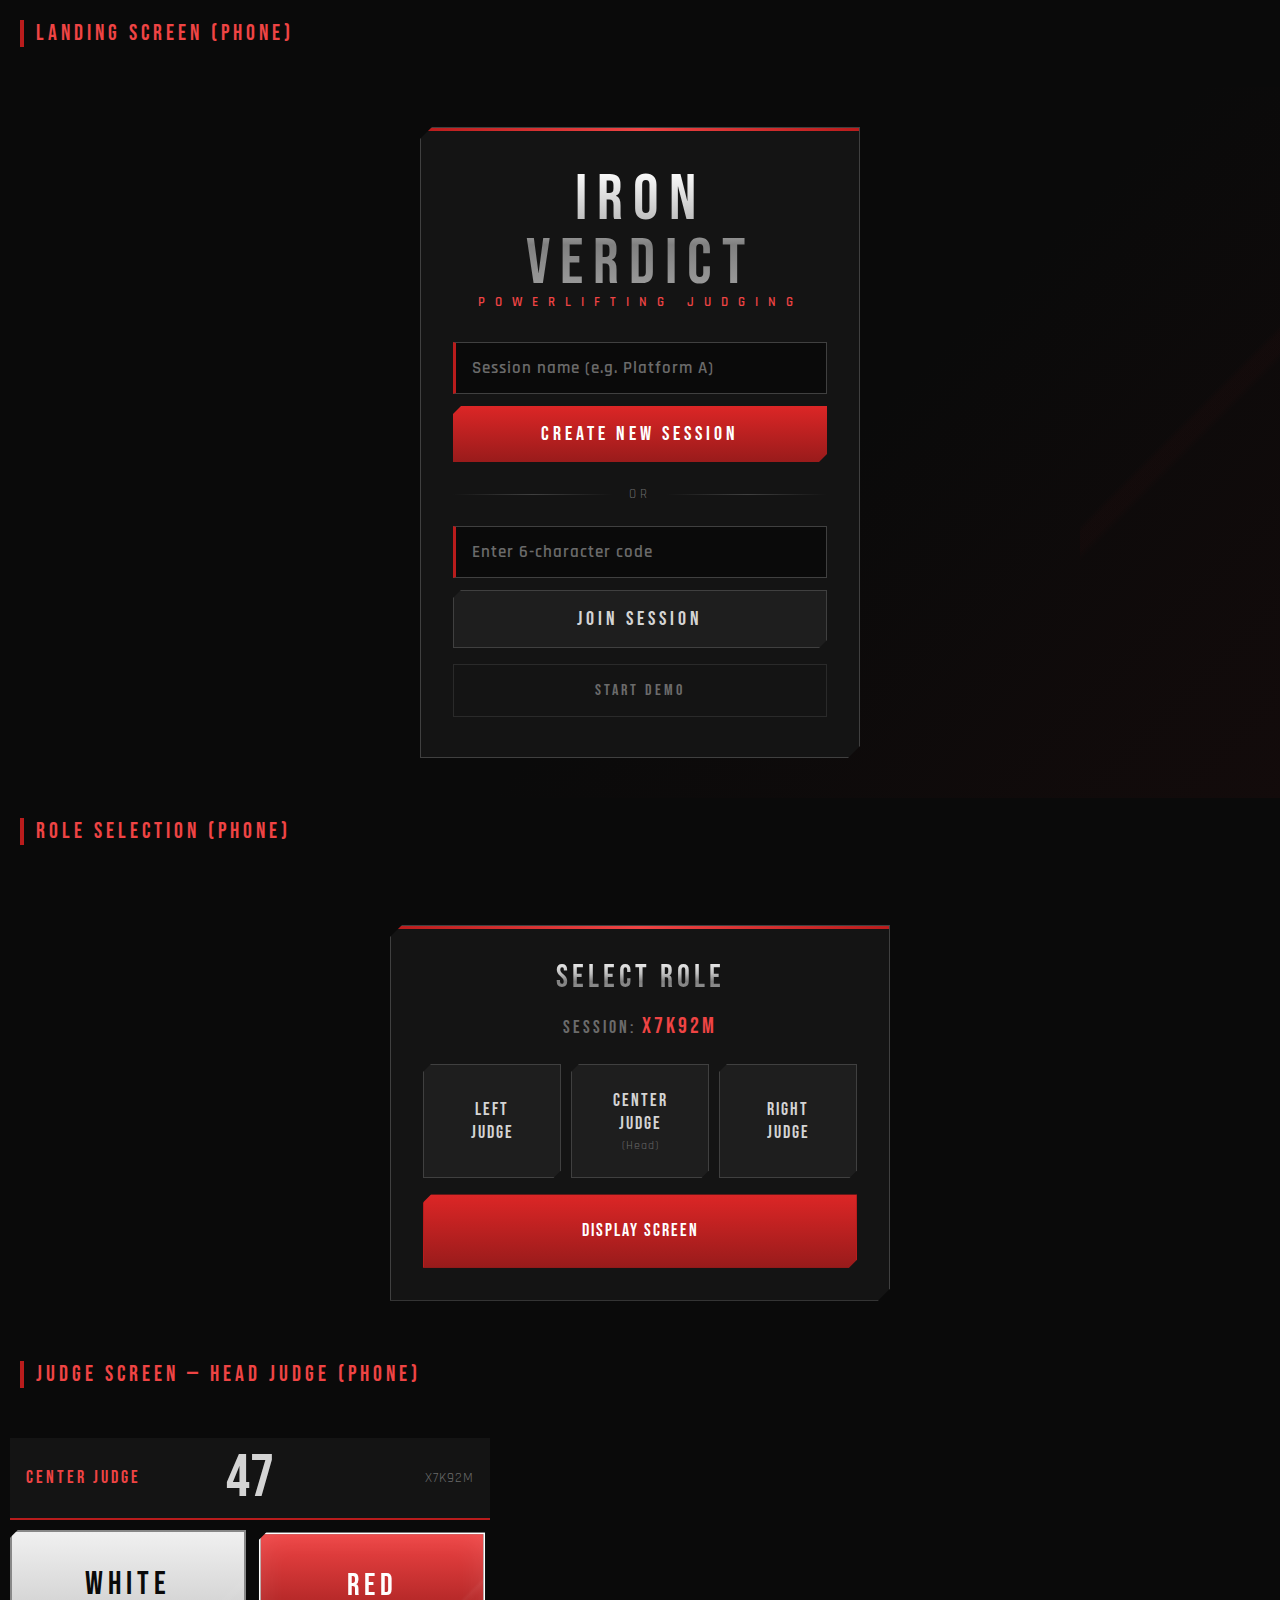
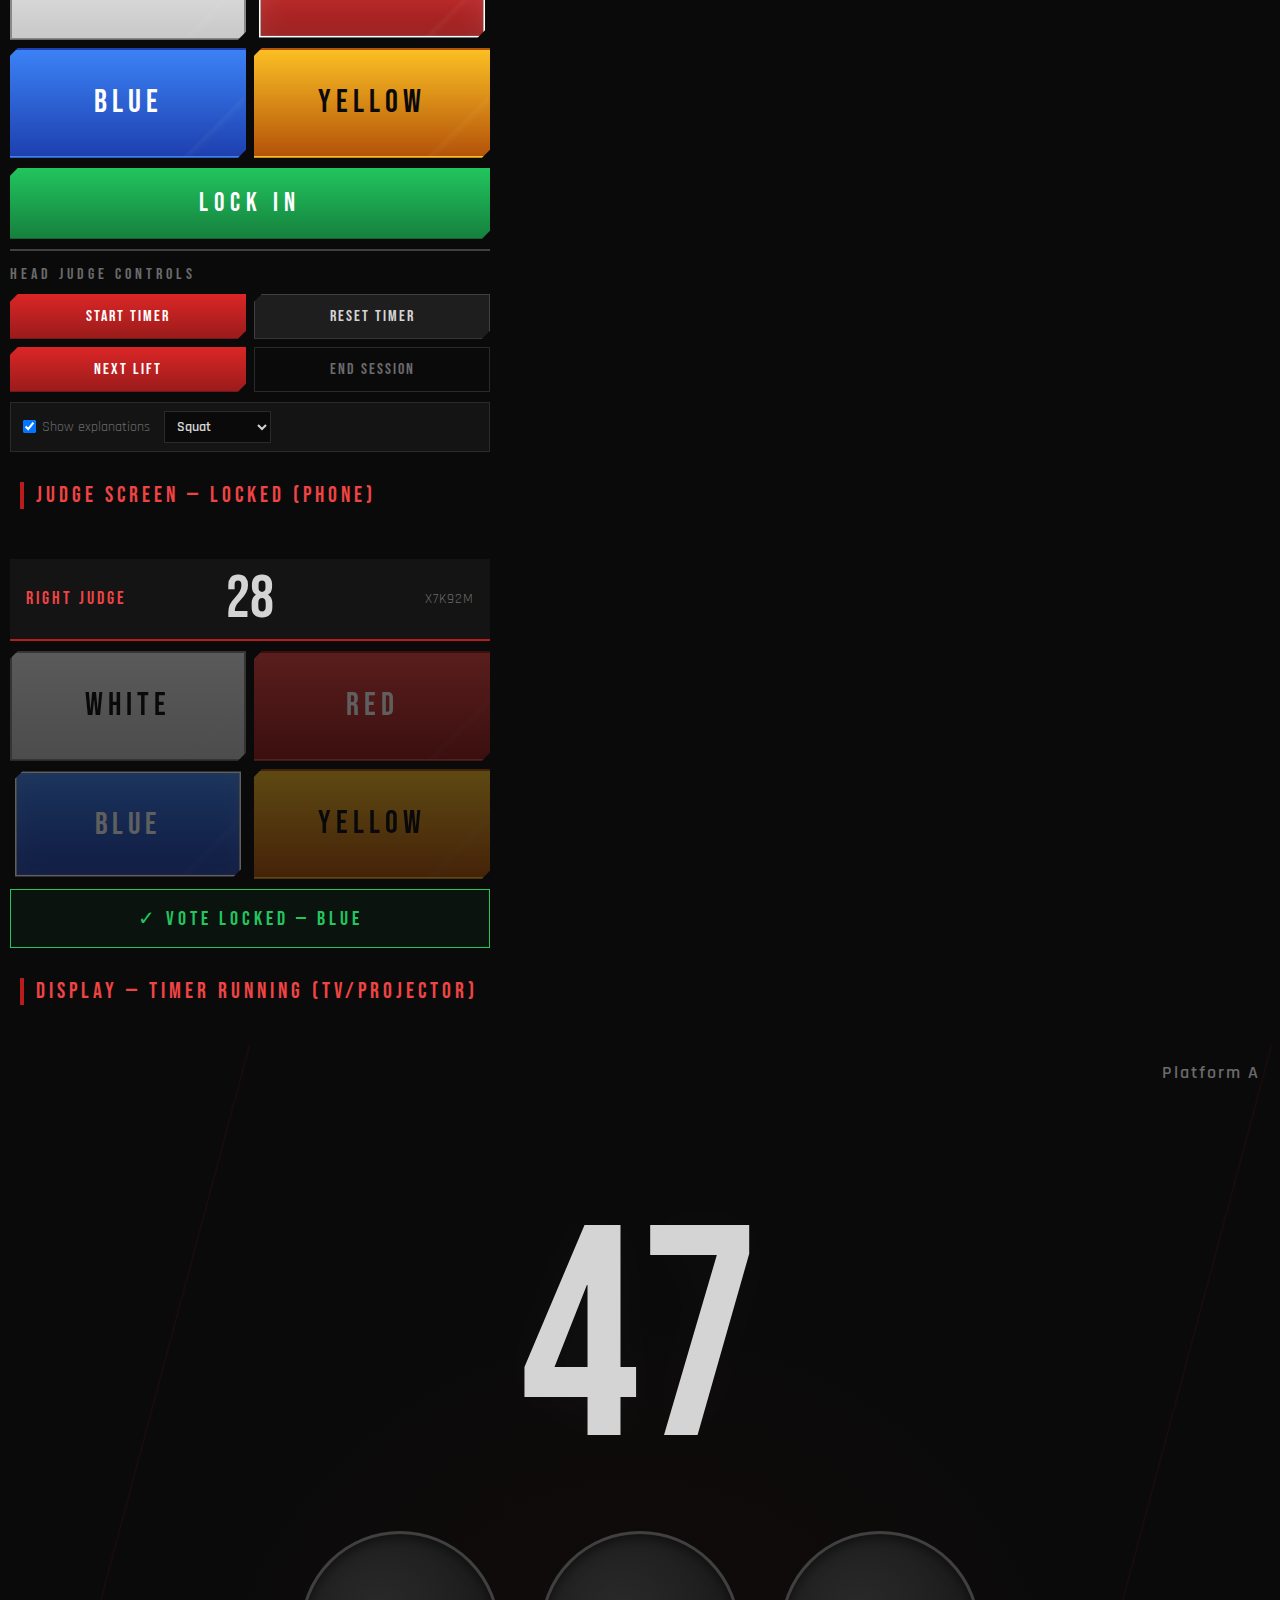
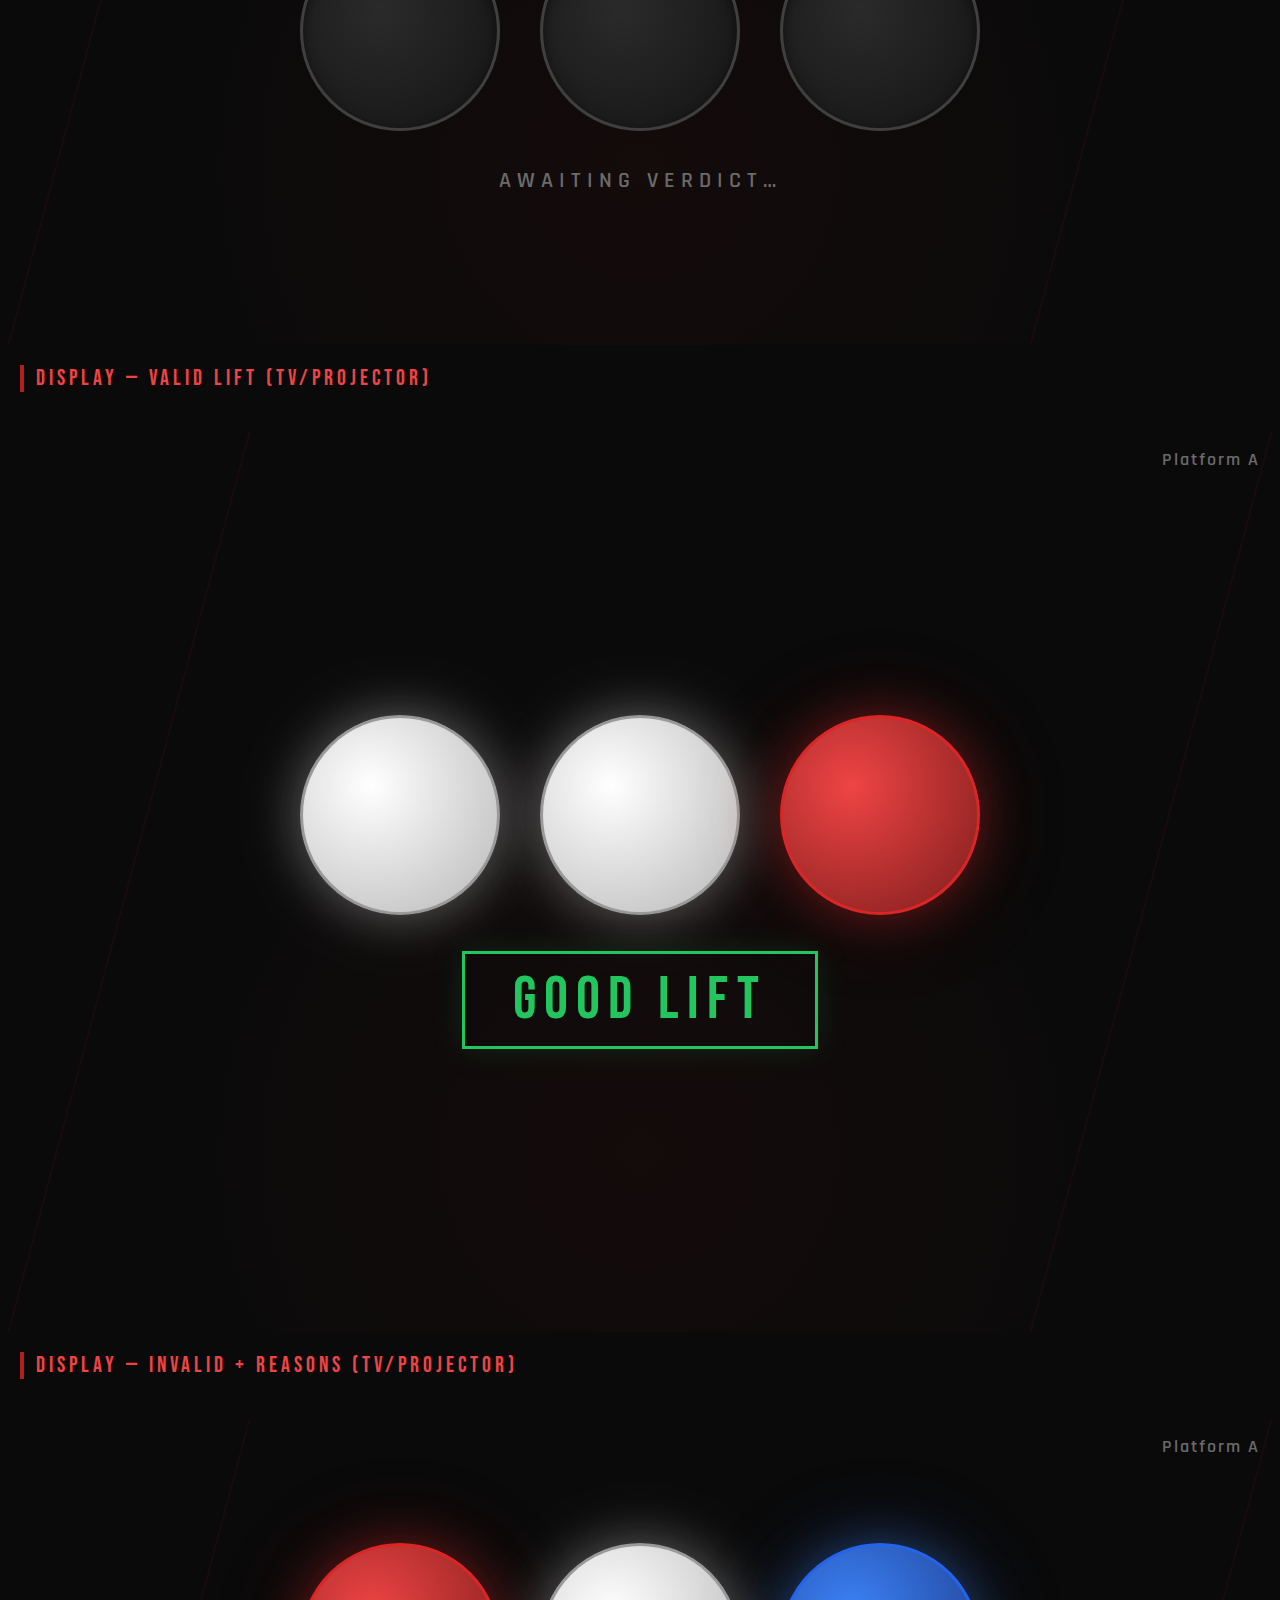
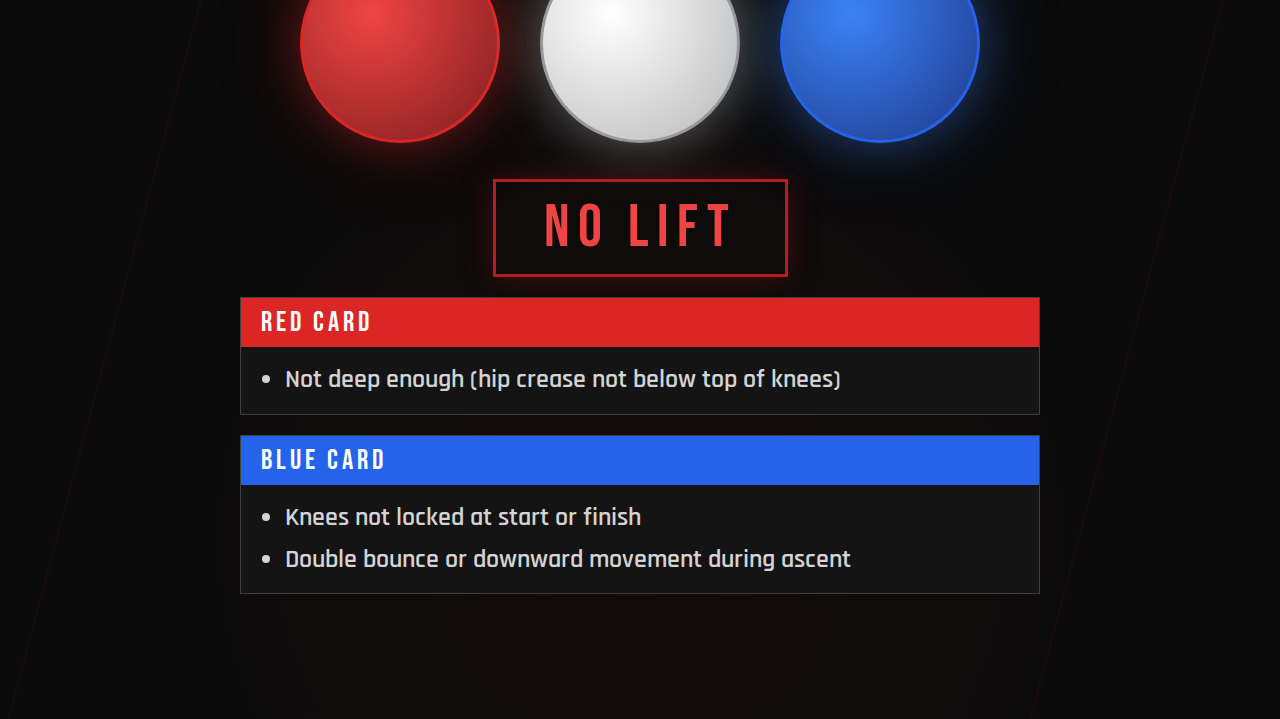
<file: docs/plans/frontend/blood_chrome_design/design2-blood-chrome.html>
<!DOCTYPE html>
<html lang="en">
<head>
    <meta charset="UTF-8">
    <meta name="viewport" content="width=device-width, initial-scale=1.0">
    <title>Iron Verdict — Design 2: Blood & Chrome</title>
    <link href="https://fonts.googleapis.com/css2?family=Bebas+Neue&family=Rajdhani:wght@400;600;700&display=swap" rel="stylesheet">
    <style>
        * { margin: 0; padding: 0; box-sizing: border-box; }

        :root {
            --bg-void: #0A0A0A;
            --bg-surface: #141414;
            --bg-raised: #1E1E1E;
            --chrome-light: #C0C0C0;
            --chrome-mid: #808080;
            --chrome-dark: #404040;
            --blood: #B91C1C;
            --blood-bright: #EF4444;
            --blood-glow: rgba(185,28,28,0.3);
            --text-chrome: #D4D4D4;
            --text-dim: #6B6B6B;
            --vote-white: #F0F0F0;
            --vote-red: #DC2626;
            --vote-blue: #2563EB;
            --vote-yellow: #EAB308;
            --success: #22C55E;
        }

        body {
            font-family: 'Rajdhani', sans-serif;
            background: var(--bg-void);
            color: var(--text-chrome);
            min-height: 100vh;
        }

        /* ===== CHROME GRADIENT TEXT ===== */
        .chrome-text {
            background: linear-gradient(180deg, #FFFFFF 0%, #C0C0C0 40%, #808080 60%, #A0A0A0 100%);
            -webkit-background-clip: text;
            -webkit-text-fill-color: transparent;
            background-clip: text;
        }

        /* ===== ANGULAR CUT CORNERS ===== */
        .cut-corner {
            clip-path: polygon(
                12px 0%, 100% 0%,
                100% calc(100% - 12px),
                calc(100% - 12px) 100%,
                0% 100%,
                0% 12px
            );
        }

        .cut-corner-sm {
            clip-path: polygon(
                8px 0%, 100% 0%,
                100% calc(100% - 8px),
                calc(100% - 8px) 100%,
                0% 100%,
                0% 8px
            );
        }

        /* ===== DEMO SECTIONS ===== */
        .demo-section {
            max-width: 1400px;
            margin: 0 auto;
            padding: 20px;
        }

        .demo-label {
            font-family: 'Bebas Neue', sans-serif;
            font-size: 22px;
            letter-spacing: 4px;
            color: var(--blood-bright);
            border-left: 4px solid var(--blood);
            padding-left: 12px;
            margin-bottom: 20px;
        }

        /* ============================================
           LANDING
           ============================================ */
        .landing-wrap {
            display: flex;
            align-items: center;
            justify-content: center;
            min-height: 100vh;
            padding: 20px;
            background:
                linear-gradient(135deg, var(--bg-void) 60%, rgba(185,28,28,0.05) 100%);
            position: relative;
        }

        /* Diagonal slash decoration */
        .landing-wrap::before {
            content: '';
            position: absolute;
            top: 0; right: 0;
            width: 200px; height: 100%;
            background: linear-gradient(135deg, transparent 48%, rgba(185,28,28,0.03) 49%, rgba(185,28,28,0.03) 51%, transparent 52%);
        }

        .landing-panel {
            width: 100%;
            max-width: 440px;
            background: var(--bg-surface);
            border: 1px solid var(--chrome-dark);
            padding: 40px 32px;
            position: relative;
        }

        .landing-panel::before {
            content: '';
            position: absolute;
            top: 0; left: 0; right: 0;
            height: 3px;
            background: linear-gradient(90deg, var(--blood), var(--blood-bright), var(--blood));
        }

        .brand-iron {
            font-family: 'Bebas Neue', sans-serif;
            font-size: 64px;
            letter-spacing: 10px;
            line-height: 1;
            text-align: center;
        }

        .brand-verdict-sub {
            font-family: 'Rajdhani', sans-serif;
            font-weight: 600;
            font-size: 13px;
            letter-spacing: 10px;
            text-transform: uppercase;
            color: var(--blood-bright);
            text-align: center;
            margin-top: -2px;
        }

        .chrome-input {
            width: 100%;
            padding: 14px 16px;
            font-family: 'Rajdhani', sans-serif;
            font-size: 17px;
            font-weight: 600;
            letter-spacing: 1px;
            background: var(--bg-void);
            border: 1px solid var(--chrome-dark);
            border-left: 3px solid var(--blood);
            color: var(--text-chrome);
            transition: all 0.2s;
        }

        .chrome-input::placeholder { color: var(--text-dim); }
        .chrome-input:focus {
            outline: none;
            border-color: var(--blood);
            box-shadow: 0 0 0 1px var(--blood-glow);
        }

        .btn-blood {
            width: 100%;
            padding: 16px;
            font-family: 'Bebas Neue', sans-serif;
            font-size: 20px;
            letter-spacing: 4px;
            border: none;
            cursor: pointer;
            transition: all 0.15s;
            text-transform: uppercase;
        }

        .btn-blood:active { transform: scale(0.98); }

        .btn-blood-primary {
            background: linear-gradient(180deg, #DC2626 0%, #991B1B 100%);
            color: #fff;
            box-shadow: 0 4px 20px var(--blood-glow);
        }

        .btn-blood-primary:hover {
            box-shadow: 0 6px 30px rgba(185,28,28,0.5);
        }

        .btn-blood-secondary {
            background: var(--bg-raised);
            color: var(--text-chrome);
            border: 1px solid var(--chrome-dark);
        }

        .btn-blood-secondary:hover {
            border-color: var(--blood);
        }

        .btn-blood-ghost {
            background: transparent;
            color: var(--text-dim);
            border: 1px solid #2a2a2a;
            font-size: 16px;
            letter-spacing: 3px;
        }
        .btn-blood-ghost:hover { color: var(--text-chrome); border-color: var(--chrome-dark); }

        .slash-divider {
            display: flex;
            align-items: center;
            gap: 16px;
            margin: 12px 0;
            color: var(--text-dim);
            font-size: 13px;
            letter-spacing: 4px;
            text-transform: uppercase;
        }

        .slash-divider::before, .slash-divider::after {
            content: '';
            flex: 1;
            height: 1px;
            background: linear-gradient(90deg, transparent, var(--chrome-dark), transparent);
        }

        .form-stack { display: flex; flex-direction: column; gap: 12px; margin-top: 32px; }

        /* ============================================
           ROLE SELECTION
           ============================================ */
        .role-wrap {
            display: flex;
            flex-direction: column;
            align-items: center;
            justify-content: center;
            min-height: 100vh;
            padding: 20px;
            background: var(--bg-void);
        }

        .role-panel {
            width: 100%;
            max-width: 500px;
            background: var(--bg-surface);
            border: 1px solid var(--chrome-dark);
            padding: 32px;
            position: relative;
        }

        .role-panel::before {
            content: '';
            position: absolute;
            top: 0; left: 0; right: 0;
            height: 3px;
            background: linear-gradient(90deg, var(--blood), var(--blood-bright), var(--blood));
        }

        .session-tag {
            font-family: 'Bebas Neue', sans-serif;
            font-size: 18px;
            letter-spacing: 3px;
            text-align: center;
            margin: 16px 0 24px;
            color: var(--text-dim);
        }

        .session-tag .code {
            color: var(--blood-bright);
            font-size: 22px;
        }

        .role-grid {
            display: grid;
            grid-template-columns: repeat(3, 1fr);
            gap: 10px;
        }

        .role-btn {
            padding: 24px 8px;
            font-family: 'Bebas Neue', sans-serif;
            font-size: 18px;
            letter-spacing: 2px;
            text-align: center;
            background: var(--bg-raised);
            border: 1px solid var(--chrome-dark);
            color: var(--text-chrome);
            cursor: pointer;
            transition: all 0.2s;
            line-height: 1.3;
        }

        .role-btn:hover {
            border-color: var(--blood);
            box-shadow: inset 0 0 20px rgba(185,28,28,0.1);
        }

        .role-btn .sub {
            font-family: 'Rajdhani', sans-serif;
            font-size: 12px;
            color: var(--text-dim);
            display: block;
            margin-top: 2px;
            letter-spacing: 1px;
        }

        .role-display-btn {
            grid-column: 1 / -1;
            margin-top: 6px;
            background: linear-gradient(180deg, #DC2626 0%, #991B1B 100%);
            color: #fff;
            border-color: var(--blood);
        }

        /* ============================================
           JUDGE SCREEN
           ============================================ */
        .judge-wrap {
            display: flex;
            flex-direction: column;
            min-height: 100vh;
            padding: 10px;
            gap: 10px;
            background: var(--bg-void);
        }

        .judge-bar {
            display: grid;
            grid-template-columns: 1fr auto 1fr;
            align-items: center;
            padding: 10px 16px;
            background: var(--bg-surface);
            border-bottom: 2px solid var(--blood);
        }

        .judge-role-label {
            font-family: 'Bebas Neue', sans-serif;
            font-size: 18px;
            letter-spacing: 3px;
            color: var(--blood-bright);
        }

        .judge-timer {
            font-family: 'Bebas Neue', sans-serif;
            font-size: 60px;
            color: var(--text-chrome);
            line-height: 1;
            font-variant-numeric: tabular-nums;
        }

        .judge-timer.expired {
            color: var(--vote-red);
            text-shadow: 0 0 20px var(--blood-glow);
            animation: pulse-red 1s ease infinite;
        }

        @keyframes pulse-red {
            0%, 100% { opacity: 1; }
            50% { opacity: 0.7; }
        }

        .judge-code {
            text-align: right;
            font-size: 14px;
            color: var(--text-dim);
            letter-spacing: 1px;
        }

        .vote-grid {
            display: grid;
            grid-template-columns: 1fr 1fr;
            gap: 8px;
            flex: 1;
            max-height: 420px;
        }

        .vote-btn {
            font-family: 'Bebas Neue', sans-serif;
            font-size: 32px;
            letter-spacing: 5px;
            border: 2px solid transparent;
            cursor: pointer;
            transition: all 0.12s;
            display: flex;
            align-items: center;
            justify-content: center;
            min-height: 110px;
            position: relative;
            overflow: hidden;
        }

        /* Diagonal slash overlay */
        .vote-btn::before {
            content: '';
            position: absolute;
            top: -50%; right: -50%;
            width: 100%; height: 200%;
            background: linear-gradient(135deg, transparent 48%, rgba(255,255,255,0.04) 49%, transparent 51%);
            pointer-events: none;
        }

        .vote-btn.selected {
            transform: scale(0.96);
            border-color: #fff !important;
            box-shadow: inset 0 0 30px rgba(255,255,255,0.1);
        }

        .vote-white {
            background: linear-gradient(180deg, #F0F0F0 0%, #C8C8C8 100%);
            color: #0A0A0A;
            border-color: #888;
        }

        .vote-red {
            background: linear-gradient(180deg, #EF4444 0%, #991B1B 100%);
            color: #fff;
        }

        .vote-blue {
            background: linear-gradient(180deg, #3B82F6 0%, #1E40AF 100%);
            color: #fff;
        }

        .vote-yellow {
            background: linear-gradient(180deg, #FBBF24 0%, #B45309 100%);
            color: #0A0A0A;
        }

        .lock-btn {
            width: 100%;
            padding: 20px;
            font-family: 'Bebas Neue', sans-serif;
            font-size: 26px;
            letter-spacing: 6px;
            background: linear-gradient(180deg, var(--success) 0%, #15803D 100%);
            color: #fff;
            border: none;
            cursor: pointer;
            box-shadow: 0 4px 20px rgba(34,197,94,0.3);
        }

        .locked-status {
            text-align: center;
            padding: 16px;
            font-family: 'Bebas Neue', sans-serif;
            font-size: 20px;
            letter-spacing: 4px;
            color: var(--success);
            border: 1px solid var(--success);
            background: rgba(34,197,94,0.05);
        }

        .head-section {
            border-top: 2px solid var(--chrome-dark);
            padding-top: 14px;
        }

        .head-title {
            font-family: 'Bebas Neue', sans-serif;
            font-size: 16px;
            letter-spacing: 4px;
            color: var(--text-dim);
            margin-bottom: 10px;
        }

        .head-grid {
            display: grid;
            grid-template-columns: 1fr 1fr;
            gap: 8px;
        }

        .head-grid .btn-blood { font-size: 16px; padding: 12px; letter-spacing: 2px; }

        .settings-bar {
            display: flex;
            align-items: center;
            gap: 14px;
            flex-wrap: wrap;
            margin-top: 10px;
            padding: 8px 12px;
            border: 1px solid #2a2a2a;
            background: var(--bg-surface);
        }

        .settings-bar label {
            font-size: 14px;
            color: var(--text-dim);
            display: flex;
            align-items: center;
            gap: 6px;
            cursor: pointer;
        }

        .settings-bar select {
            padding: 5px 8px;
            background: var(--bg-void);
            border: 1px solid #2a2a2a;
            color: var(--text-chrome);
            font-family: 'Rajdhani', sans-serif;
            font-size: 14px;
            font-weight: 600;
        }

        /* ============================================
           DISPLAY SCREEN
           ============================================ */
        .display-full {
            display: flex;
            flex-direction: column;
            align-items: center;
            justify-content: center;
            height: 100vh;
            background:
                radial-gradient(circle at 50% 80%, rgba(185,28,28,0.06) 0%, transparent 50%),
                var(--bg-void);
            padding: 40px;
            gap: 36px;
            position: relative;
            overflow: hidden;
        }

        /* Diagonal slash accents */
        .display-full::before, .display-full::after {
            content: '';
            position: absolute;
            width: 2px;
            height: 120%;
            background: rgba(185,28,28,0.08);
            transform: rotate(15deg);
        }
        .display-full::before { left: 10%; }
        .display-full::after { right: 10%; }

        .display-tag {
            position: absolute;
            top: 16px;
            right: 20px;
            font-family: 'Rajdhani', sans-serif;
            font-weight: 600;
            font-size: 18px;
            letter-spacing: 2px;
            color: var(--text-dim);
        }

        .display-timer-big {
            font-family: 'Bebas Neue', sans-serif;
            font-size: min(30vw, 300px);
            color: var(--text-chrome);
            line-height: 1;
            font-variant-numeric: tabular-nums;
            text-shadow: 0 0 60px rgba(255,255,255,0.03);
        }

        .display-timer-big.expired {
            color: var(--vote-red);
            text-shadow: 0 0 80px var(--blood-glow);
        }

        .display-lights {
            display: flex;
            gap: 40px;
        }

        .display-orb {
            width: min(20vw, 200px);
            height: min(20vw, 200px);
            border-radius: 50%;
            background: radial-gradient(circle at 40% 40%, #2a2a2a, #141414);
            border: 3px solid var(--chrome-dark);
            transition: all 0.3s;
            box-shadow: inset 0 4px 12px rgba(0,0,0,0.5);
        }

        .display-orb.white {
            background: radial-gradient(circle at 35% 35%, #FFFFFF, #B8B8B8);
            border-color: #999;
            box-shadow: 0 0 50px rgba(255,255,255,0.3), 0 0 100px rgba(255,255,255,0.1);
        }
        .display-orb.red {
            background: radial-gradient(circle at 35% 35%, #EF4444, #7F1D1D);
            border-color: #DC2626;
            box-shadow: 0 0 50px rgba(220,38,38,0.4), 0 0 100px rgba(220,38,38,0.15);
        }
        .display-orb.blue {
            background: radial-gradient(circle at 35% 35%, #3B82F6, #1E3A8A);
            border-color: #2563EB;
            box-shadow: 0 0 50px rgba(59,130,246,0.4), 0 0 100px rgba(59,130,246,0.15);
        }
        .display-orb.yellow {
            background: radial-gradient(circle at 35% 35%, #FBBF24, #78350F);
            border-color: #EAB308;
            box-shadow: 0 0 50px rgba(251,191,36,0.4), 0 0 100px rgba(251,191,36,0.15);
        }

        .display-status {
            font-family: 'Rajdhani', sans-serif;
            font-weight: 600;
            font-size: 22px;
            letter-spacing: 6px;
            text-transform: uppercase;
            color: var(--text-dim);
        }

        /* Verdict */
        .display-verdict {
            display: flex;
            flex-direction: column;
            align-items: center;
            gap: 20px;
            width: 100%;
            max-width: 800px;
        }

        .verdict-stamp {
            font-family: 'Bebas Neue', sans-serif;
            font-size: min(7vw, 60px);
            letter-spacing: 8px;
            padding: 10px 48px;
            position: relative;
        }

        .verdict-stamp.valid {
            color: var(--success);
            border: 3px solid var(--success);
            box-shadow: 0 0 30px rgba(34,197,94,0.15);
        }

        .verdict-stamp.invalid {
            color: var(--blood-bright);
            border: 3px solid var(--blood);
            box-shadow: 0 0 30px var(--blood-glow);
        }

        .reason-card {
            width: 100%;
            overflow: hidden;
            border: 1px solid var(--chrome-dark);
        }

        .reason-card-header {
            padding: 8px 20px;
            font-family: 'Bebas Neue', sans-serif;
            font-size: min(3.5vw, 28px);
            letter-spacing: 4px;
            color: #fff;
        }

        .reason-card-header.red { background: var(--vote-red); }
        .reason-card-header.blue { background: var(--vote-blue); }
        .reason-card-header.yellow { background: var(--vote-yellow); color: #0A0A0A; }

        .reason-card-body {
            padding: 12px 20px 12px 44px;
            background: var(--bg-surface);
            list-style: disc;
        }

        .reason-card-body li {
            padding: 3px 0;
            font-family: 'Rajdhani', sans-serif;
            font-size: min(2.8vw, 26px);
            font-weight: 600;
            color: var(--text-chrome);
            line-height: 1.4;
        }

        @media (max-width: 600px) {
            .judge-timer { font-size: 48px; }
            .vote-btn { font-size: 24px; min-height: 90px; }
            .role-grid { grid-template-columns: 1fr; }
        }
    </style>
</head>
<body>

<!-- ============ LANDING ============ -->
<div class="demo-section"><div class="demo-label">Landing Screen (Phone)</div></div>
<div class="landing-wrap" style="min-height: auto; padding: 40px 20px;">
    <div class="landing-panel cut-corner">
        <div class="brand-iron chrome-text">Iron Verdict</div>
        <div class="brand-verdict-sub">Powerlifting Judging</div>

        <div class="form-stack">
            <input class="chrome-input" placeholder="Session name (e.g. Platform A)" value="">
            <button class="btn-blood btn-blood-primary cut-corner-sm">Create New Session</button>

            <div class="slash-divider">or</div>

            <input class="chrome-input" placeholder="Enter 6-character code">
            <button class="btn-blood btn-blood-secondary cut-corner-sm">Join Session</button>
        </div>

        <div style="margin-top: 16px;">
            <button class="btn-blood btn-blood-ghost">Start Demo</button>
        </div>
    </div>
</div>

<!-- ============ ROLE SELECTION ============ -->
<div class="demo-section"><div class="demo-label">Role Selection (Phone)</div></div>
<div class="role-wrap" style="min-height: auto; padding: 40px 20px;">
    <div class="role-panel cut-corner" style="text-align: center;">
        <div style="font-family: 'Bebas Neue', sans-serif; font-size: 32px; letter-spacing: 4px;" class="chrome-text">Select Role</div>
        <div class="session-tag">Session: <span class="code">X7K92M</span></div>

        <div class="role-grid">
            <button class="role-btn cut-corner-sm">Left<br>Judge</button>
            <button class="role-btn cut-corner-sm">Center<br>Judge<span class="sub">(Head)</span></button>
            <button class="role-btn cut-corner-sm">Right<br>Judge</button>
            <button class="role-btn role-display-btn cut-corner-sm">Display Screen</button>
        </div>
    </div>
</div>

<!-- ============ JUDGE SCREEN ============ -->
<div class="demo-section"><div class="demo-label">Judge Screen — Head Judge (Phone)</div></div>
<div class="judge-wrap" style="min-height: auto; max-width: 500px;">
    <div class="judge-bar">
        <div class="judge-role-label">Center Judge</div>
        <div class="judge-timer">47</div>
        <div class="judge-code">X7K92M</div>
    </div>

    <div class="vote-grid">
        <button class="vote-btn vote-white cut-corner-sm">White</button>
        <button class="vote-btn vote-red cut-corner-sm selected">Red</button>
        <button class="vote-btn vote-blue cut-corner-sm">Blue</button>
        <button class="vote-btn vote-yellow cut-corner-sm">Yellow</button>
    </div>

    <button class="lock-btn cut-corner-sm">Lock In</button>

    <div class="head-section">
        <div class="head-title">Head Judge Controls</div>
        <div class="head-grid">
            <button class="btn-blood btn-blood-primary cut-corner-sm" style="font-size: 16px; padding: 12px; letter-spacing: 2px;">Start Timer</button>
            <button class="btn-blood btn-blood-secondary cut-corner-sm" style="font-size: 16px; padding: 12px; letter-spacing: 2px;">Reset Timer</button>
            <button class="btn-blood btn-blood-primary cut-corner-sm" style="font-size: 16px; padding: 12px; letter-spacing: 2px;">Next Lift</button>
            <button class="btn-blood btn-blood-ghost" style="font-size: 16px; padding: 12px; letter-spacing: 2px;">End Session</button>
        </div>
        <div class="settings-bar">
            <label><input type="checkbox" checked> Show explanations</label>
            <select><option>Squat</option><option>Bench Press</option><option>Deadlift</option></select>
        </div>
    </div>
</div>

<!-- ============ JUDGE LOCKED ============ -->
<div class="demo-section"><div class="demo-label">Judge Screen — Locked (Phone)</div></div>
<div class="judge-wrap" style="min-height: auto; max-width: 500px;">
    <div class="judge-bar">
        <div class="judge-role-label">Right Judge</div>
        <div class="judge-timer">28</div>
        <div class="judge-code">X7K92M</div>
    </div>

    <div class="vote-grid" style="opacity: 0.35; pointer-events: none;">
        <button class="vote-btn vote-white cut-corner-sm">White</button>
        <button class="vote-btn vote-red cut-corner-sm">Red</button>
        <button class="vote-btn vote-blue cut-corner-sm selected">Blue</button>
        <button class="vote-btn vote-yellow cut-corner-sm">Yellow</button>
    </div>

    <div class="locked-status">✓ Vote Locked — Blue</div>
</div>

<!-- ============ DISPLAY: TIMER ============ -->
<div class="demo-section"><div class="demo-label">Display — Timer Running (TV/Projector)</div></div>
<div class="display-full" style="min-height: auto; padding: 60px 40px;">
    <div class="display-tag">Platform A</div>
    <div class="display-timer-big">47</div>
    <div class="display-lights">
        <div class="display-orb"></div>
        <div class="display-orb"></div>
        <div class="display-orb"></div>
    </div>
    <div class="display-status">Awaiting Verdict…</div>
</div>

<!-- ============ DISPLAY: VALID ============ -->
<div class="demo-section"><div class="demo-label">Display — Valid Lift (TV/Projector)</div></div>
<div class="display-full" style="min-height: auto; padding: 60px 40px;">
    <div class="display-tag">Platform A</div>
    <div class="display-lights">
        <div class="display-orb white"></div>
        <div class="display-orb white"></div>
        <div class="display-orb red"></div>
    </div>
    <div class="display-verdict">
        <div class="verdict-stamp valid">Good Lift</div>
    </div>
</div>

<!-- ============ DISPLAY: INVALID + REASONS ============ -->
<div class="demo-section"><div class="demo-label">Display — Invalid + Reasons (TV/Projector)</div></div>
<div class="display-full" style="min-height: auto; padding: 60px 40px;">
    <div class="display-tag">Platform A</div>
    <div class="display-lights">
        <div class="display-orb red"></div>
        <div class="display-orb white"></div>
        <div class="display-orb blue"></div>
    </div>
    <div class="display-verdict">
        <div class="verdict-stamp invalid">No Lift</div>

        <div class="reason-card">
            <div class="reason-card-header red">Red Card</div>
            <ul class="reason-card-body">
                <li>Not deep enough (hip crease not below top of knees)</li>
            </ul>
        </div>

        <div class="reason-card">
            <div class="reason-card-header blue">Blue Card</div>
            <ul class="reason-card-body">
                <li>Knees not locked at start or finish</li>
                <li>Double bounce or downward movement during ascent</li>
            </ul>
        </div>
    </div>
</div>

</body>
</html>
</file>
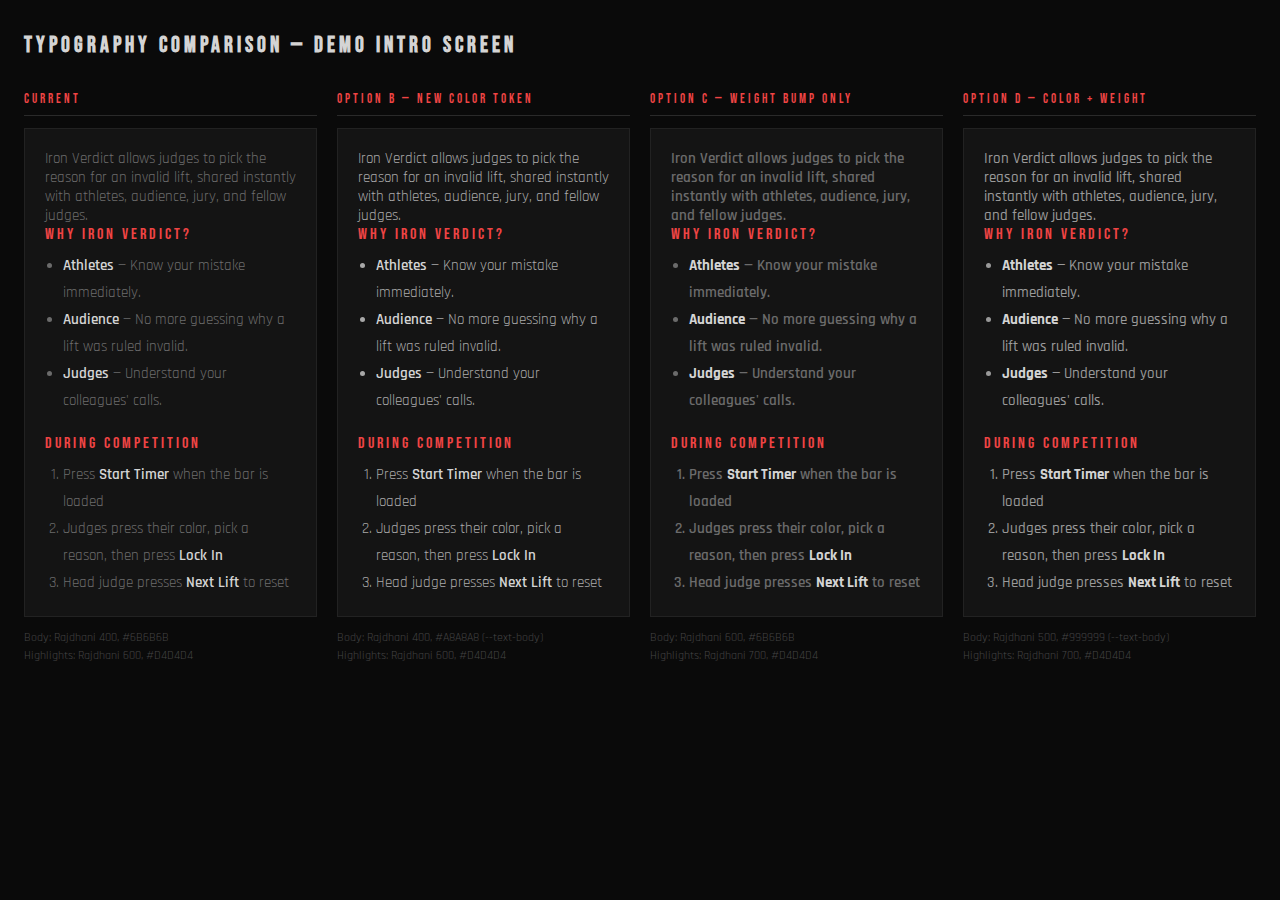
<file: docs/plans/frontend/blood_chrome_design/typography-example.html>
<!DOCTYPE html>
<html lang="en">
<head>
    <meta charset="UTF-8">
    <meta name="viewport" content="width=device-width, initial-scale=1.0">
    <title>Typography Examples — Iron Verdict</title>
    <link href="https://fonts.googleapis.com/css2?family=Bebas+Neue&family=Rajdhani:wght@400;500;600;700&display=swap" rel="stylesheet">
    <style>
        :root {
            --bg-void: #0A0A0A;
            --bg-surface: #141414;
            --blood-bright: #EF4444;
            --text-chrome: #D4D4D4;
            --text-dim: #6B6B6B;
            /* Option B / D additions */
            --text-body-b: #A8A8A8;
            --text-body-d: #999999;
        }

        * { margin: 0; padding: 0; box-sizing: border-box; }

        body {
            background: var(--bg-void);
            font-family: 'Rajdhani', sans-serif;
            color: var(--text-chrome);
            padding: 32px 24px;
        }

        h1 {
            font-family: 'Bebas Neue', sans-serif;
            font-size: 22px;
            letter-spacing: 4px;
            color: var(--text-chrome);
            margin-bottom: 32px;
        }

        .grid {
            display: grid;
            grid-template-columns: repeat(4, 1fr);
            gap: 20px;
            align-items: start;
        }

        .col-label {
            font-family: 'Bebas Neue', sans-serif;
            font-size: 13px;
            letter-spacing: 3px;
            color: var(--blood-bright);
            margin-bottom: 12px;
            border-bottom: 1px solid #2a2a2a;
            padding-bottom: 8px;
        }

        .panel {
            background: var(--bg-surface);
            border: 1px solid #222;
            padding: 20px;
        }

        /* ---- section heading (same across all) ---- */
        .section-head {
            font-family: 'Bebas Neue', sans-serif;
            font-size: 16px;
            letter-spacing: 3px;
            color: var(--blood-bright);
            margin: 20px 0 8px;
        }
        .section-head:first-of-type { margin-top: 0; }

        ul, ol {
            padding-left: 18px;
            line-height: 1.8;
        }

        /* ===== CURRENT ===== */
        .current p,
        .current li {
            font-size: 15px;
            color: var(--text-dim);          /* #6B6B6B, weight 400 */
            font-weight: 400;
        }
        .current .hl {
            color: var(--text-chrome);       /* #D4D4D4 */
            font-weight: 600;
        }

        /* ===== OPTION B — new --text-body color token ===== */
        .opt-b p,
        .opt-b li {
            font-size: 15px;
            color: var(--text-body-b);       /* #A8A8A8, weight 400 */
            font-weight: 400;
        }
        .opt-b .hl {
            color: var(--text-chrome);       /* #D4D4D4 */
            font-weight: 600;
        }

        /* ===== OPTION C — weight bump only ===== */
        .opt-c p,
        .opt-c li {
            font-size: 15px;
            color: var(--text-dim);          /* #6B6B6B, bumped to weight 600 */
            font-weight: 600;
        }
        .opt-c .hl {
            color: var(--text-chrome);       /* #D4D4D4 */
            font-weight: 700;
        }

        /* ===== OPTION D — color + weight combined ===== */
        .opt-d p,
        .opt-d li {
            font-size: 15px;
            color: var(--text-body-d);       /* #999999, weight 500 */
            font-weight: 500;
        }
        .opt-d .hl {
            color: var(--text-chrome);       /* #D4D4D4 */
            font-weight: 700;
        }

        .note {
            font-family: 'Rajdhani', sans-serif;
            font-size: 12px;
            color: #444;
            margin-top: 12px;
            line-height: 1.5;
        }
    </style>
</head>
<body>

    <h1>Typography Comparison — Demo Intro Screen</h1>

    <div class="grid">

        <!-- CURRENT -->
        <div>
            <div class="col-label">Current</div>
            <div class="panel current">
                <p>Iron Verdict allows judges to pick the reason for an invalid lift,
                    shared instantly with athletes, audience, jury, and fellow judges.</p>

                <div class="section-head">Why Iron Verdict?</div>
                <ul>
                    <li><span class="hl">Athletes</span> — Know your mistake immediately.</li>
                    <li><span class="hl">Audience</span> — No more guessing why a lift was ruled invalid.</li>
                    <li><span class="hl">Judges</span> — Understand your colleagues' calls.</li>
                </ul>

                <div class="section-head">During Competition</div>
                <ol>
                    <li>Press <span class="hl">Start Timer</span> when the bar is loaded</li>
                    <li>Judges press their color, pick a reason, then press <span class="hl">Lock In</span></li>
                    <li>Head judge presses <span class="hl">Next Lift</span> to reset</li>
                </ol>
            </div>
            <div class="note">
                Body: Rajdhani 400, #6B6B6B<br>
                Highlights: Rajdhani 600, #D4D4D4
            </div>
        </div>

        <!-- OPTION B -->
        <div>
            <div class="col-label">Option B — New color token</div>
            <div class="panel opt-b">
                <p>Iron Verdict allows judges to pick the reason for an invalid lift,
                    shared instantly with athletes, audience, jury, and fellow judges.</p>

                <div class="section-head">Why Iron Verdict?</div>
                <ul>
                    <li><span class="hl">Athletes</span> — Know your mistake immediately.</li>
                    <li><span class="hl">Audience</span> — No more guessing why a lift was ruled invalid.</li>
                    <li><span class="hl">Judges</span> — Understand your colleagues' calls.</li>
                </ul>

                <div class="section-head">During Competition</div>
                <ol>
                    <li>Press <span class="hl">Start Timer</span> when the bar is loaded</li>
                    <li>Judges press their color, pick a reason, then press <span class="hl">Lock In</span></li>
                    <li>Head judge presses <span class="hl">Next Lift</span> to reset</li>
                </ol>
            </div>
            <div class="note">
                Body: Rajdhani 400, #A8A8A8 (--text-body)<br>
                Highlights: Rajdhani 600, #D4D4D4
            </div>
        </div>

        <!-- OPTION C -->
        <div>
            <div class="col-label">Option C — Weight bump only</div>
            <div class="panel opt-c">
                <p>Iron Verdict allows judges to pick the reason for an invalid lift,
                    shared instantly with athletes, audience, jury, and fellow judges.</p>

                <div class="section-head">Why Iron Verdict?</div>
                <ul>
                    <li><span class="hl">Athletes</span> — Know your mistake immediately.</li>
                    <li><span class="hl">Audience</span> — No more guessing why a lift was ruled invalid.</li>
                    <li><span class="hl">Judges</span> — Understand your colleagues' calls.</li>
                </ul>

                <div class="section-head">During Competition</div>
                <ol>
                    <li>Press <span class="hl">Start Timer</span> when the bar is loaded</li>
                    <li>Judges press their color, pick a reason, then press <span class="hl">Lock In</span></li>
                    <li>Head judge presses <span class="hl">Next Lift</span> to reset</li>
                </ol>
            </div>
            <div class="note">
                Body: Rajdhani 600, #6B6B6B<br>
                Highlights: Rajdhani 700, #D4D4D4
            </div>
        </div>

        <!-- OPTION D -->
        <div>
            <div class="col-label">Option D — Color + weight</div>
            <div class="panel opt-d">
                <p>Iron Verdict allows judges to pick the reason for an invalid lift,
                    shared instantly with athletes, audience, jury, and fellow judges.</p>

                <div class="section-head">Why Iron Verdict?</div>
                <ul>
                    <li><span class="hl">Athletes</span> — Know your mistake immediately.</li>
                    <li><span class="hl">Audience</span> — No more guessing why a lift was ruled invalid.</li>
                    <li><span class="hl">Judges</span> — Understand your colleagues' calls.</li>
                </ul>

                <div class="section-head">During Competition</div>
                <ol>
                    <li>Press <span class="hl">Start Timer</span> when the bar is loaded</li>
                    <li>Judges press their color, pick a reason, then press <span class="hl">Lock In</span></li>
                    <li>Head judge presses <span class="hl">Next Lift</span> to reset</li>
                </ol>
            </div>
            <div class="note">
                Body: Rajdhani 500, #999999 (--text-body)<br>
                Highlights: Rajdhani 700, #D4D4D4
            </div>
        </div>

    </div>

</body>
</html>
</file>
